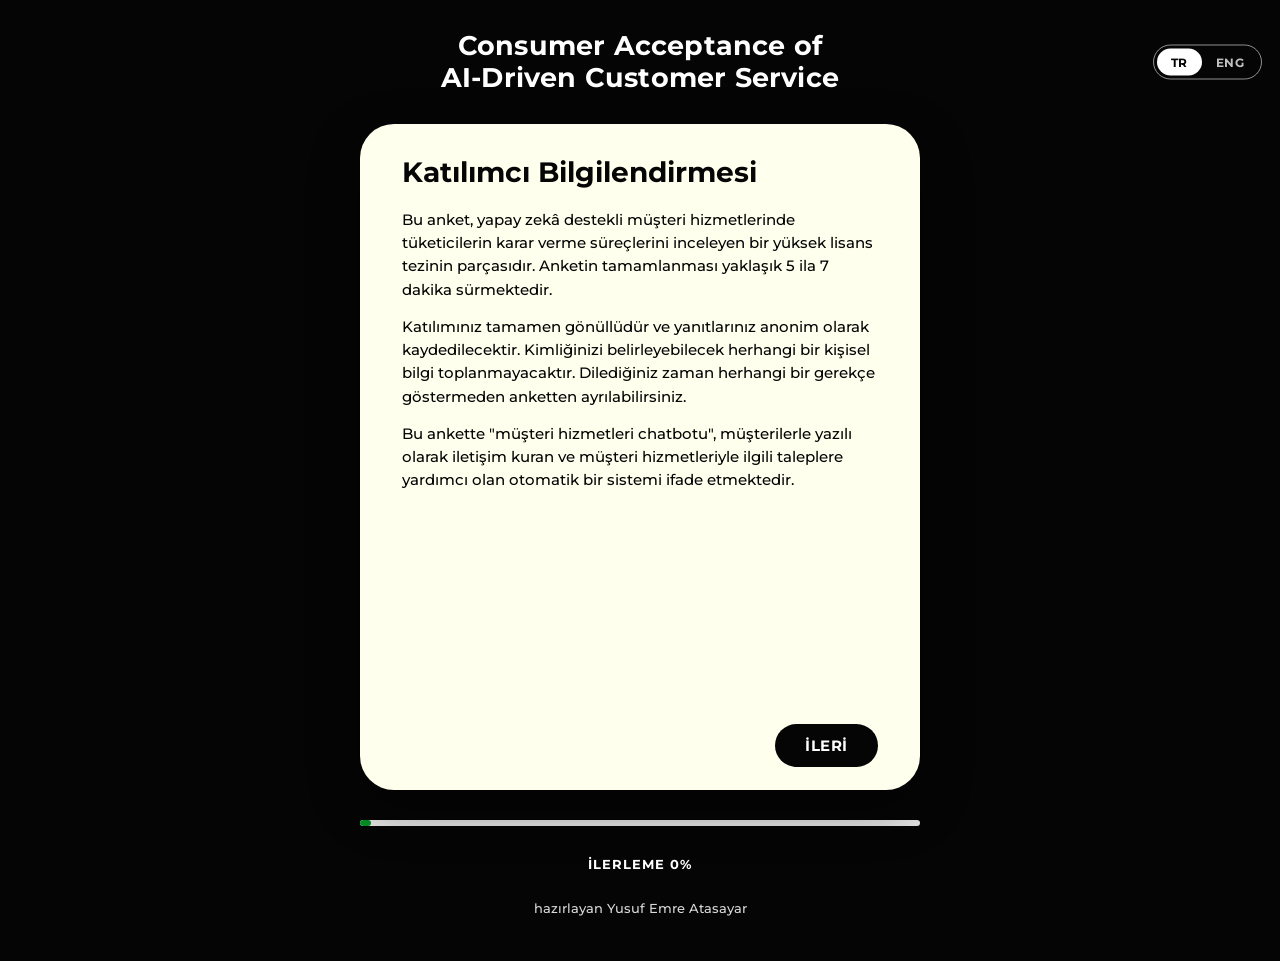
<file: index.html>
<!DOCTYPE html>
<html lang="tr">
<head>
  <meta charset="UTF-8" />
  <meta name="viewport" content="width=device-width, initial-scale=1, viewport-fit=cover" />
  <title>Consumer Acceptance of AI-Driven Customer Service — Survey</title>
  <meta name="description" content="A Master's thesis survey on consumer acceptance of AI-driven customer-service chatbots. Anonymous, no personal data collected." />
  <meta name="robots" content="noindex" />

  <!-- Open Graph / WhatsApp / social link preview -->
  <meta property="og:type" content="website" />
  <meta property="og:url" content="https://yemreatasayar.github.io/thesis-survey/" />
  <meta property="og:title" content="Consumer Acceptance of AI-Driven Customer Service" />
  <meta property="og:description" content="Yapay zekâ destekli müşteri hizmetleri üzerine bir yüksek lisans tezi anketi. Katılım anonim ve gönüllü, yaklaşık 5-7 dakika sürer." />
  <meta property="og:image" content="https://yemreatasayar.github.io/thesis-survey/og-image.jpg" />
  <meta property="og:image:width" content="1200" />
  <meta property="og:image:height" content="630" />
  <meta property="og:image:type" content="image/jpeg" />
  <meta property="og:locale" content="tr_TR" />
  <meta name="twitter:card" content="summary_large_image" />
  <meta name="twitter:title" content="Consumer Acceptance of AI-Driven Customer Service" />
  <meta name="twitter:description" content="Yapay zekâ destekli müşteri hizmetleri üzerine bir tez anketi. Anonim, ~5-7 dakika." />
  <meta name="twitter:image" content="https://yemreatasayar.github.io/thesis-survey/og-image.jpg" />

  <link rel="icon" type="image/png" href="/thesis-survey/chatbot%20icon.png" />
  <link rel="apple-touch-icon" href="/thesis-survey/chatbot%20icon.png" />

  <link rel="preconnect" href="https://fonts.googleapis.com" />
  <link rel="preconnect" href="https://fonts.gstatic.com" crossorigin />
  <link href="https://fonts.googleapis.com/css2?family=Montserrat:wght@400;500;600;700;800&display=swap" rel="stylesheet" />

  <link rel="stylesheet" href="styles.css" />
</head>
<body>
  <main class="app">
    <header class="head">
      <div class="lang" role="group" aria-label="Language">
        <button id="langTR" class="lang__btn" type="button">TR</button>
        <button id="langEN" class="lang__btn" type="button">ENG</button>
      </div>
      <h1 class="app__title" id="appTitle"></h1>
    </header>

    <div id="screen"><!-- card(s) injected here --></div>

    <div class="progress"><div class="progress__fill" id="progressFill"></div></div>
    <div class="footer__label" id="progressLabel"></div>
    <a class="footer__author" id="author" href="https://yemreatasayar.com/" target="_blank" rel="noopener"></a>
  </main>

  <script src="survey-data.js"></script>
  <script src="app.js"></script>
</body>
</html>
</file>
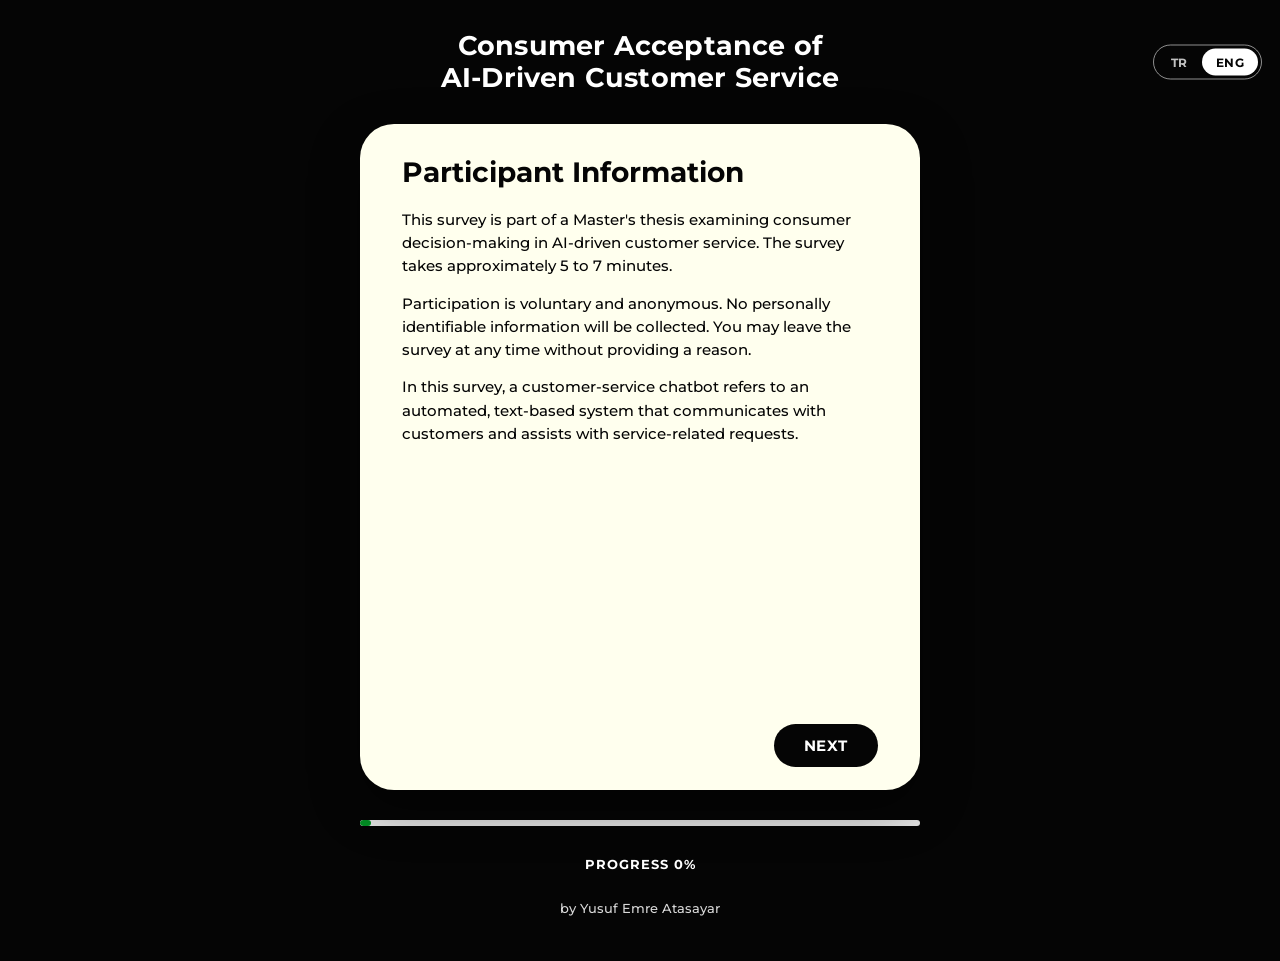
<file: EN/index.html>
<!DOCTYPE html>
<html lang="en">
<head>
  <meta charset="UTF-8" />
  <meta name="viewport" content="width=device-width, initial-scale=1" />
  <meta name="robots" content="noindex" />
  <title>Consumer Acceptance Survey</title>
  <link rel="icon" type="image/png" href="/thesis-survey/chatbot%20icon.png" />
  <!-- Opens the survey with English selected -->
  <meta http-equiv="refresh" content="0; url=../?lang=en" />
  <script>location.replace("../?lang=en");</script>
</head>
<body></body>
</html>
</file>
<file: styles.css>
/* =============================================================================
   Thesis Survey — styles
   Palette: page/text #050505 · green #039125 · red #E5003C · track #E5E5E5
   Per-section card colours are set inline from survey-data.js (var fallback).
   Layout: top-anchored, page scrolls; one tall card per screen (two for eval).
   ========================================================================== */

:root {
  --black: #050505;
  --card: #e9fffe;
  --green: #039125;
  --green-dark: #027a1f;
  --green-soft: #d8f3dd;
  --red: #E5003C;
  --red-soft: #ffdbe4;
  --track: #E5E5E5;
  --line: #050505;
  --muted: #5a5a5a;
  --radius-card: 34px;
  --radius-pill: 999px;
  /* one spacing value: used as the top offset AND the gap between every stacked item */
  --gap: clamp(20px, 3.3vh, 38px);
}

* { box-sizing: border-box; }

html, body {
  margin: 0; padding: 0;
  width: 100%; max-width: 100%;
  overflow-x: hidden;
  background: var(--black);
  color: var(--black);
  font-family: "Montserrat", system-ui, -apple-system, Segoe UI, Roboto, sans-serif;
  -webkit-font-smoothing: antialiased;
  -webkit-text-size-adjust: 100%;
}

/* --------------------------------------------------------------- LAYOUT */
.app {
  width: 100%;
  min-height: 100dvh;
  display: flex;
  flex-direction: column;
  align-items: center;
  gap: var(--gap);
  padding: var(--gap) 18px clamp(28px, 5vh, 48px);
}

/* header: title centred, language toggle vertically centred to it (right) */
.head {
  position: relative;
  width: 100%;
  display: flex;
  align-items: center;
  justify-content: center;
}
.app__title {
  color: #fff;
  text-align: center;
  font-weight: 700;
  font-size: clamp(18px, 2.6vw, 27px);
  line-height: 1.2;
  letter-spacing: 0.2px;
  white-space: pre-line;
  margin: 0;
  width: min(560px, 100%);
  max-width: 100%;
}

/* card host */
#screen {
  width: min(560px, 100%);
  max-width: 100%;
  min-width: 0;
  display: flex;
  justify-content: center;
}
#screen.screen--wide { width: min(960px, 100%); }

/* the card(s) */
.card {
  width: 100%;
  max-width: 100%;
  min-width: 0;
  background: var(--card);
  border-radius: var(--radius-card);
  padding: clamp(28px, 3.4vh, 40px) clamp(24px, 4vw, 42px) clamp(22px, 2.6vh, 30px);
  display: flex;
  flex-direction: column;
  min-height: clamp(520px, 74vh, 840px);
  box-shadow: 0 18px 50px rgba(0, 0, 0, 0.45);
}
.card__body { flex: 1 1 auto; min-width: 0; }

/* thanks / ended: centre content both axes inside the (tall) card */
.card--center { justify-content: center; align-items: center; text-align: center; }
.card--center .card__body { flex: 0 1 auto; width: 100%; }

/* two-card evaluation layout */
.dual { width: 100%; display: flex; gap: 20px; align-items: stretch; }
.dual > .card { flex: 1 1 0; min-width: 0; }

/* swipe animation (applied to whichever card should move) */
.swipe-anim { transition: transform .28s cubic-bezier(.4, 0, .2, 1), opacity .28s ease; will-change: transform, opacity; }
.swipe-anim.is-exit-left  { transform: translateX(-115%) rotate(-4deg); opacity: 0; }
.swipe-anim.is-exit-right { transform: translateX(115%)  rotate(4deg);  opacity: 0; }
.swipe-anim.is-enter-right { transform: translateX(70px);  opacity: 0; transition: none; }
.swipe-anim.is-enter-left  { transform: translateX(-70px); opacity: 0; transition: none; }

/* headings */
.section-eyebrow { font-weight: 600; font-size: clamp(15px, 2vw, 18px); margin: 0; }
.section-title { font-weight: 700; font-size: clamp(20px, 3vw, 28px); line-height: 1.12; margin: 2px 0 20px; }

/* intro */
.intro-body p { font-weight: 500; font-size: 15px; line-height: 1.55; margin: 0 0 14px; }

/* thanks / ended — horizontally + vertically centred */
.centered-card {
  flex: 1 1 auto;
  display: flex; flex-direction: column; align-items: center; justify-content: center;
  text-align: center; gap: 16px; padding: 20px 6px;
}
.centered-card__title { font-weight: 700; font-size: clamp(24px, 4.4vw, 36px); line-height: 1.15; white-space: pre-line; margin: 0; }
.centered-card__body { font-weight: 600; font-size: 15px; line-height: 1.5; max-width: 440px; margin: 0; }
.thanks__status { font-weight: 600; font-size: 13.5px; min-height: 18px; }
.thanks__status.ok { color: var(--green-dark); }
.thanks__status.err { color: var(--red); }

/* ----------------------------------------------------------- QUESTION */
.q { margin: 0; }
.q + .q { margin-top: 30px; }   /* spacing between grouped questions (e.g. consent) */
.q__text { font-weight: 700; font-size: clamp(15px, 2.1vw, 17px); line-height: 1.35; margin: 0 0 16px; }
.q__num { margin-right: 6px; }
.q.q--invalid .q__text { color: var(--red); }

/* Binary Yes/No pills */
.binary { display: flex; gap: 14px; flex-wrap: wrap; }
.pill {
  appearance: none; border: 2px solid var(--line); background: transparent; color: var(--black);
  font-family: inherit; font-weight: 700; font-size: 15px; letter-spacing: 0.4px;
  padding: 11px 28px; border-radius: var(--radius-pill); cursor: pointer;
  transition: background .12s, color .12s, border-color .12s, transform .05s;
}
.pill:active { transform: scale(0.96); }
.pill.is-yes.selected { background: var(--green); border-color: var(--green); color: #fff; }
.pill.is-no.selected  { background: var(--red);   border-color: var(--red);   color: #fff; }

/* Radio options */
.options { display: flex; flex-direction: column; gap: 13px; }
/* short options: aligned grid — circles line up in columns, wrap responsively */
.options.options--chips { display: grid; grid-template-columns: repeat(auto-fit, minmax(180px, 1fr)); gap: 14px 18px; }
.opt { display: inline-flex; align-items: center; gap: 11px; cursor: pointer; font-weight: 600; font-size: 15px; line-height: 1.35; padding: 2px 0; }
.options:not(.options--chips) .opt { width: 100%; }
.options--chips .opt { width: 100%; }
.opt input { position: absolute; opacity: 0; pointer-events: none; }

/* hollow dot — outline only; clearly green when selected */
.opt__dot {
  flex: 0 0 auto; width: 22px; height: 22px;
  border: 2px solid var(--line); border-radius: 50%; background: transparent;
  position: relative; transition: border-color .12s;
}
input:checked + .opt__dot { border-color: var(--green); }
input:checked + .opt__dot::after { content: ""; position: absolute; inset: 3px; border-radius: 50%; background: var(--green); }
input:focus-visible + .opt__dot { outline: 2px solid var(--green); outline-offset: 2px; }
.opt input:checked ~ .opt__label { color: var(--green-dark); font-weight: 700; }

.likert { display: flex; flex-direction: column; gap: 12px; }

/* Matrix 1–7 */
.matrix { display: flex; flex-direction: column; gap: 22px; }
.matrix__anchors { display: flex; justify-content: space-between; font-weight: 600; font-size: 12px; color: var(--muted); gap: 12px; padding: 0 2px; }
.matrix__anchors span:last-child { text-align: right; }
/* three reference anchors (1 / 4 / 7) — evenly spread, words may wrap */
.matrix__anchors--triple { gap: 8px; align-items: start; }
.matrix__anchors--triple .matrix__anchor { flex: 1 1 0; min-width: 0; line-height: 1.2; }
.matrix__anchor--low { text-align: left; }
.matrix__anchor--mid { text-align: center; }
.matrix__anchor--high { text-align: right; }
/* thin divider between each task for breathing room */
.matrix__row { display: flex; flex-direction: column; gap: 11px; padding-bottom: 22px; border-bottom: 1px solid rgba(5, 5, 5, 0.12); }
.matrix__row:last-child { padding-bottom: 0; border-bottom: none; }
.matrix__label { font-weight: 600; font-size: 14px; line-height: 1.3; }
.matrix__scale { display: grid; grid-template-columns: repeat(7, 1fr); gap: 6px; }
.matrix__cell { display: flex; flex-direction: column; align-items: center; gap: 5px; cursor: pointer; font-weight: 600; font-size: 11px; color: var(--muted); }
.matrix__cell input { position: absolute; opacity: 0; pointer-events: none; }
.matrix__cell .opt__dot { width: 20px; height: 20px; }
.matrix__cell input:checked ~ .matrix__num { color: var(--green-dark); font-weight: 700; }

/* Scenario chat — bot bubbles outline-only, user bubbles solid black */
.scenario__intro { font-weight: 600; font-size: 13px; line-height: 1.45; margin: -4px 0 16px; }
.chat { display: flex; flex-direction: column; gap: 9px; }
.bubble { max-width: 88%; padding: 9px 13px; border-radius: 14px; font-weight: 500; font-size: 12.5px; line-height: 1.4; }
.bubble .who { display: inline; font-weight: 700; font-size: 10px; letter-spacing: 0.5px; text-transform: uppercase; color: var(--black); }
.bubble.you .who { color: rgba(255, 255, 255, 0.85); }   /* user bubble is dark, keep label readable */
.bubble.bot { align-self: flex-start; background: transparent; border: 1.5px solid rgba(5, 5, 5, 0.45); border-bottom-left-radius: 5px; }
.bubble.you { align-self: flex-end; background: var(--black); color: #fff; border-bottom-right-radius: 5px; }

/* Nav buttons */
.nav { display: flex; justify-content: space-between; align-items: center; gap: 14px; margin-top: 18px; flex: 0 0 auto; }
.btn {
  appearance: none; border: none; background: var(--black); color: #fff;
  font-family: inherit; font-weight: 700; font-size: 15px; letter-spacing: 0.6px;
  padding: 12px 30px; border-radius: var(--radius-pill); cursor: pointer;
  transition: transform .05s, opacity .12s, background .12s;
}
.btn:active { transform: scale(0.96); }
.btn--ghost { visibility: hidden; }
.btn.is-hidden { visibility: hidden; }   /* NEXT hidden until the conversation finishes */

/* typewriter caret while the scenario types out */
.bubble__text.is-typing::after {
  content: "";
  display: inline-block;
  width: 2px;
  height: 1em;
  margin-left: 2px;
  vertical-align: -2px;
  background: currentColor;
  animation: caret-blink 1s steps(1) infinite;
}
@keyframes caret-blink { 50% { opacity: 0; } }

/* progress + footer (evenly spaced via .app gap) */
.progress { width: min(560px, 100%); height: 6px; background: var(--track); border-radius: var(--radius-pill); overflow: hidden; flex: 0 0 auto; }
.progress__fill { height: 100%; width: 0; background: var(--green); border-radius: var(--radius-pill); transition: width .35s ease; }
.footer__label { color: #fff; font-weight: 700; font-size: 13px; letter-spacing: 1px; flex: 0 0 auto; }
.footer__author { color: #fff; font-weight: 500; font-size: 12.5px; opacity: 0.85; flex: 0 0 auto; text-decoration: none; cursor: pointer; transition: color .15s, opacity .15s; }

/* Language toggle — outline only, selected button white */
.lang {
  position: absolute; right: 0; top: 50%; transform: translateY(-50%);
  display: inline-flex; background: transparent;
  border: 1.5px solid rgba(255, 255, 255, 0.55); border-radius: var(--radius-pill); padding: 3px;
}
.lang__btn {
  appearance: none; border: none; background: transparent; cursor: pointer;
  font-family: inherit; font-weight: 700; font-size: 12px; letter-spacing: 0.5px;
  color: rgba(255, 255, 255, 0.75); padding: 6px 14px; border-radius: var(--radius-pill);
  transition: background .12s, color .12s;
}
.lang__btn.active { background: #fff; color: var(--black); }

/* Confirm modal */
.modal { position: fixed; inset: 0; z-index: 50; display: flex; align-items: center; justify-content: center; padding: 20px; background: rgba(5, 5, 5, 0.6); }
.modal__card { background: var(--card); border-radius: 28px; padding: 34px 30px; width: min(420px, 100%); text-align: center; box-shadow: 0 24px 60px rgba(0, 0, 0, 0.5); }
.modal__title { font-weight: 700; font-size: 24px; margin: 0 0 12px; }
.modal__body { font-weight: 500; font-size: 15px; line-height: 1.5; margin: 0 0 24px; color: var(--muted); }
.modal__actions { display: flex; gap: 14px; justify-content: center; flex-wrap: wrap; }

/* ---------------------------------------------- HOVER (desktop only) */
@media (hover: hover) and (pointer: fine) {
  .pill.is-yes:hover { background: var(--green-soft); border-color: var(--green); }
  .pill.is-no:hover  { background: var(--red-soft);  border-color: var(--red); }
  .pill.is-yes.selected:hover { background: var(--green); }
  .pill.is-no.selected:hover  { background: var(--red); }
  .opt:hover .opt__dot { border-color: var(--green); }
  .btn:hover { background: #1e1e1e; }
  .lang__btn:not(.active):hover { color: #fff; }
  .footer__author:hover { color: #3ddc84; opacity: 1; }   /* desktop-only hover */
}

/* ---------------------------------------------- MOBILE */
@media (max-width: 720px) {
  .dual { flex-direction: column; }            /* conversation on top, question below */
  /* size each card to its content (don't split the column height -> no clipping) */
  .dual > .card { flex: 0 0 auto; }
  .dual > .card:first-child { min-height: 0; }  /* chat card hugs its conversation */
  #screen.screen--wide { width: min(560px, 100%); }
}
@media (max-width: 560px) {
  .head { flex-direction: column; gap: 14px; }
  .lang { position: static; transform: none; order: -1; }  /* toggle at the very top */
}
@media (max-width: 480px) {
  .card { border-radius: 26px; }
  .matrix__cell { font-size: 10px; }
  .btn { padding: 11px 22px; }
  .process { padding: 14px 16px; }
}

/* ---------------------------------------------- SCENARIO + COMPREHENSION GATE */
/* the scenario is now the main reading content (no chatbot conversation) */
.scenario__intro { margin: -4px 0 14px; }
.scenario__intro p { font-weight: 500; font-size: 14.5px; line-height: 1.5; margin: 0 0 11px; }
.scenario__intro p:last-child { margin-bottom: 0; }
.scenario__note { font-weight: 700; font-size: 13.5px; line-height: 1.45; margin: 0 0 16px; }

/* condition-specific "How the service process works" panel */
.process { border: 2px solid var(--line); border-radius: 18px; padding: 16px 18px; background: rgba(255, 255, 255, 0.4); }
/* when the process IS its own card (scenario dual layout) drop the box */
.process--bare { border: none; padding: 0; background: transparent; }
.dual__process .process__heading { font-size: clamp(16px, 2.4vw, 19px); margin-bottom: 14px; }
.dual__process .process__steps li,
.dual__process .process__summary,
.dual__process .process__lead { font-size: 14px; }
.process__heading { font-weight: 700; font-size: 15px; margin: 0 0 10px; }
.process__lead { font-weight: 600; font-size: 13.5px; margin: 0 0 8px; }
.process__steps { margin: 0 0 12px; padding-left: 20px; }
.process__steps li { font-weight: 500; font-size: 13.5px; line-height: 1.45; margin: 0 0 6px; }
.process__summary { font-weight: 700; font-size: 13.5px; line-height: 1.4; margin: 0 0 10px; }
.process__arrow { font-weight: 600; font-size: 13px; line-height: 1.4; margin: 0; padding: 9px 12px; border-radius: 12px; background: var(--green-soft); color: var(--green-dark); }

/* collapsible "Review the service process" */
.review { margin: 0 0 18px; border: 1.5px solid rgba(5, 5, 5, 0.35); border-radius: 14px; padding: 0 14px; }
.review[open] { padding-bottom: 14px; }
.review__summary { cursor: pointer; font-weight: 700; font-size: 13.5px; padding: 11px 2px; list-style: none; }
.review__summary::-webkit-details-marker { display: none; }
.review__summary::before { content: "▸ "; }
.review[open] .review__summary::before { content: "▾ "; }
.review .process { margin-top: 4px; }

/* correction message after an incorrect comprehension answer */
.correction { border-left: 4px solid var(--red); background: var(--red-soft); border-radius: 12px; padding: 13px 16px; margin: 0 0 18px; }
.correction__heading { font-weight: 700; font-size: 14.5px; margin: 0 0 8px; }
.correction p { font-weight: 500; font-size: 13.5px; line-height: 1.5; margin: 0 0 8px; }
.correction p:last-child { margin-bottom: 0; }

/* final-confirmation checkbox */
.confirm-box { display: flex; align-items: flex-start; gap: 11px; cursor: pointer; font-weight: 600; font-size: 14px; line-height: 1.4; padding: 4px 0; }
.confirm-box input { position: absolute; opacity: 0; width: 0; height: 0; }
.confirm-box .opt__dot { flex: 0 0 auto; border-radius: 6px; margin-top: 1px; }
.confirm-box input:checked ~ .opt__dot { background: var(--green); border-color: var(--green); }
.confirm-box.q--invalid .opt__dot { border-color: var(--red); }

/* "Other" / self-describe free-text field */
.other-text { display: block; width: 100%; margin-top: 10px; padding: 10px 12px; font: inherit; font-size: 14px; font-weight: 500; border: 2px solid var(--line); border-radius: 12px; background: transparent; }
.other-text.is-hidden { display: none; }
</file>
